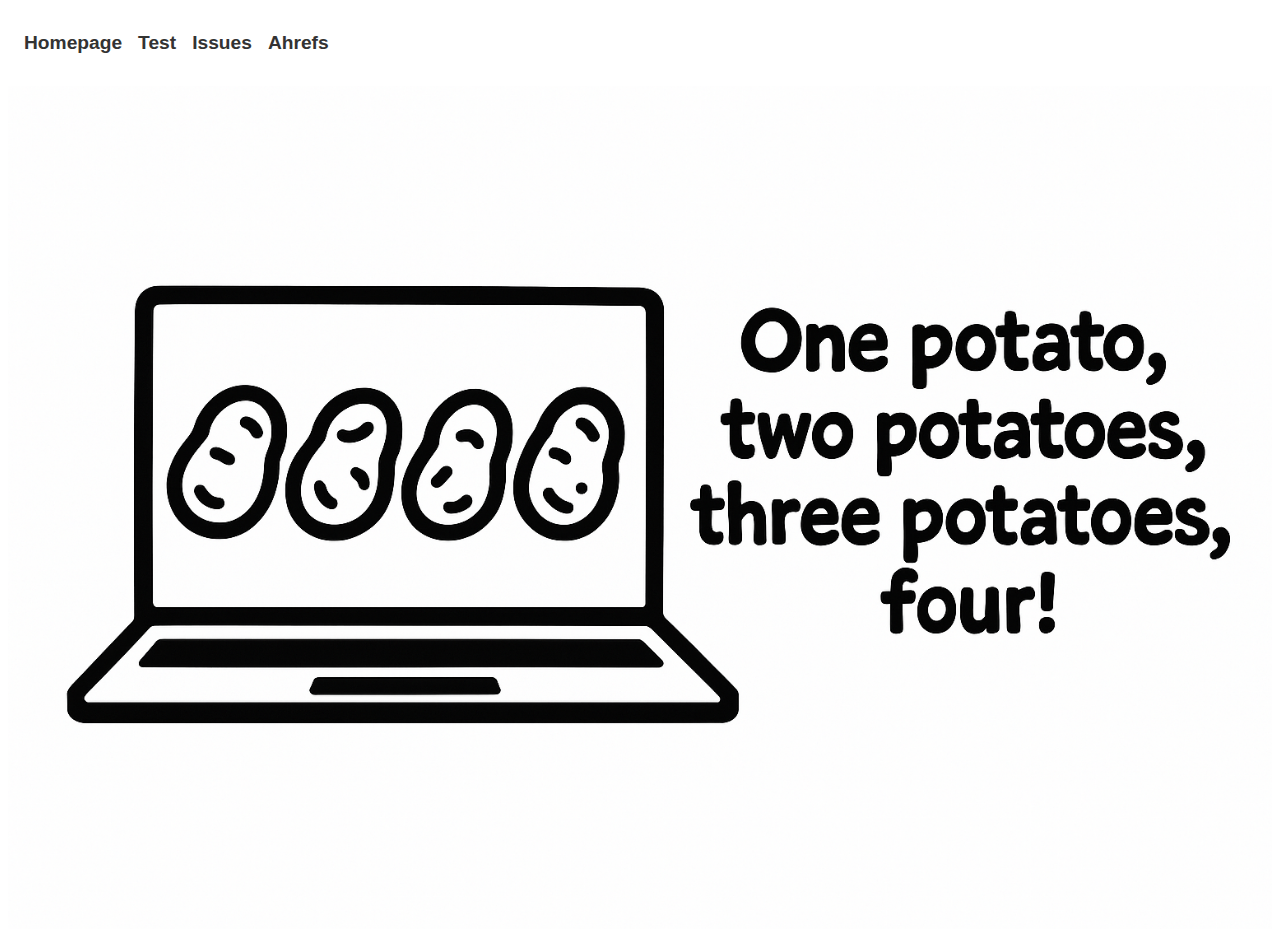
<file: index.html>
<!DOCTYPE html>
<html lang="en">
<head>
    <meta charset="UTF-8" />
    <meta name="viewport" content="width=device-width, initial-scale=1.0" />
    <title>My Static Site!!</title>
    <link rel="stylesheet" href="styles.css" />
</head>
<body>
    <div id="nav-placeholder"></div>

    <!-- Responsive Image -->
    <!--<img src="images/welcome-to-my-site.png" alt="Welcome banner for my static website" class="responsive-image" /> -->
    <img id="random-image"  alt="Welcome banner for my static website" class="responsive-image" />

    <script src="scripts/load-nav.js"></script>
    <script>
        // Array of image file names
        const images = ["welcome-to-my-site.png", "welcome-to-my-site-haring.png", "welcome-to-my-site-warhol.png", "welcome-to-my-site-van-gogh.png", "welcome-to-my-site-warhol-muted.png"];
    
        // Select a random image
        const randomImage = images[Math.floor(Math.random() * images.length)];
    
        // Update the src attribute of the image
        document.getElementById("random-image").src = `images/${randomImage}`;
    
        // Load the navigation menu
        loadNavigation("nav.html");
    </script>
</body>
</html>
</file>
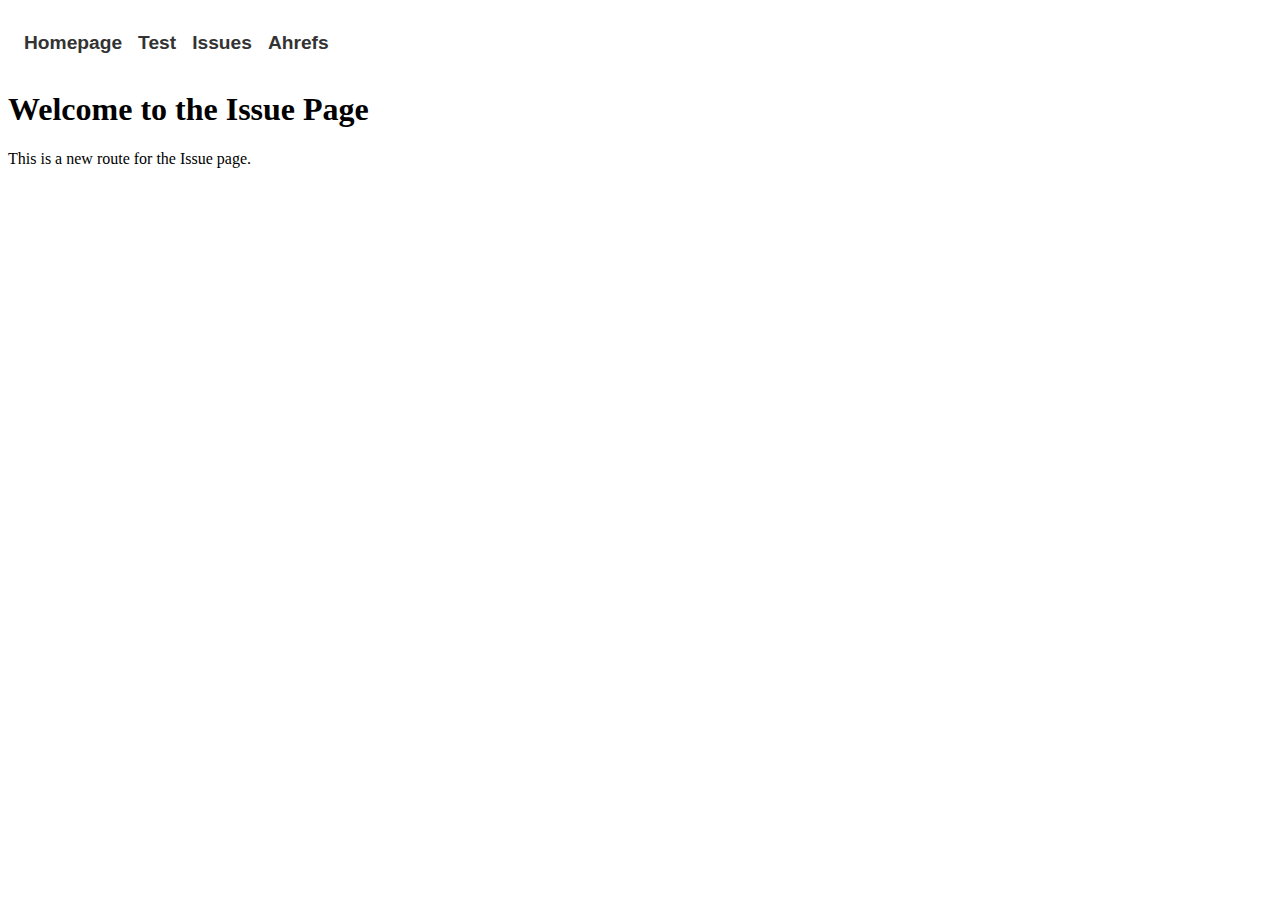
<file: issues/issues.html>
<!DOCTYPE html>
<html lang="en">
<head>
    <meta charset="UTF-8" />
    <meta name="viewport" content="width=device-width, initial-scale=1.0" />
    <title>Issue Page</title>
    <link rel="stylesheet" href="../styles.css" />
</head>
<body>
    <div id="nav-placeholder"></div>

    <h1>Welcome to the Issue Page</h1>
    <p>This is a new route for the Issue page.</p>

    <script src="../scripts/load-nav.js"></script>
    <script>
        loadNavigation("../nav.html");
    </script>
</body>
</html>
</file>
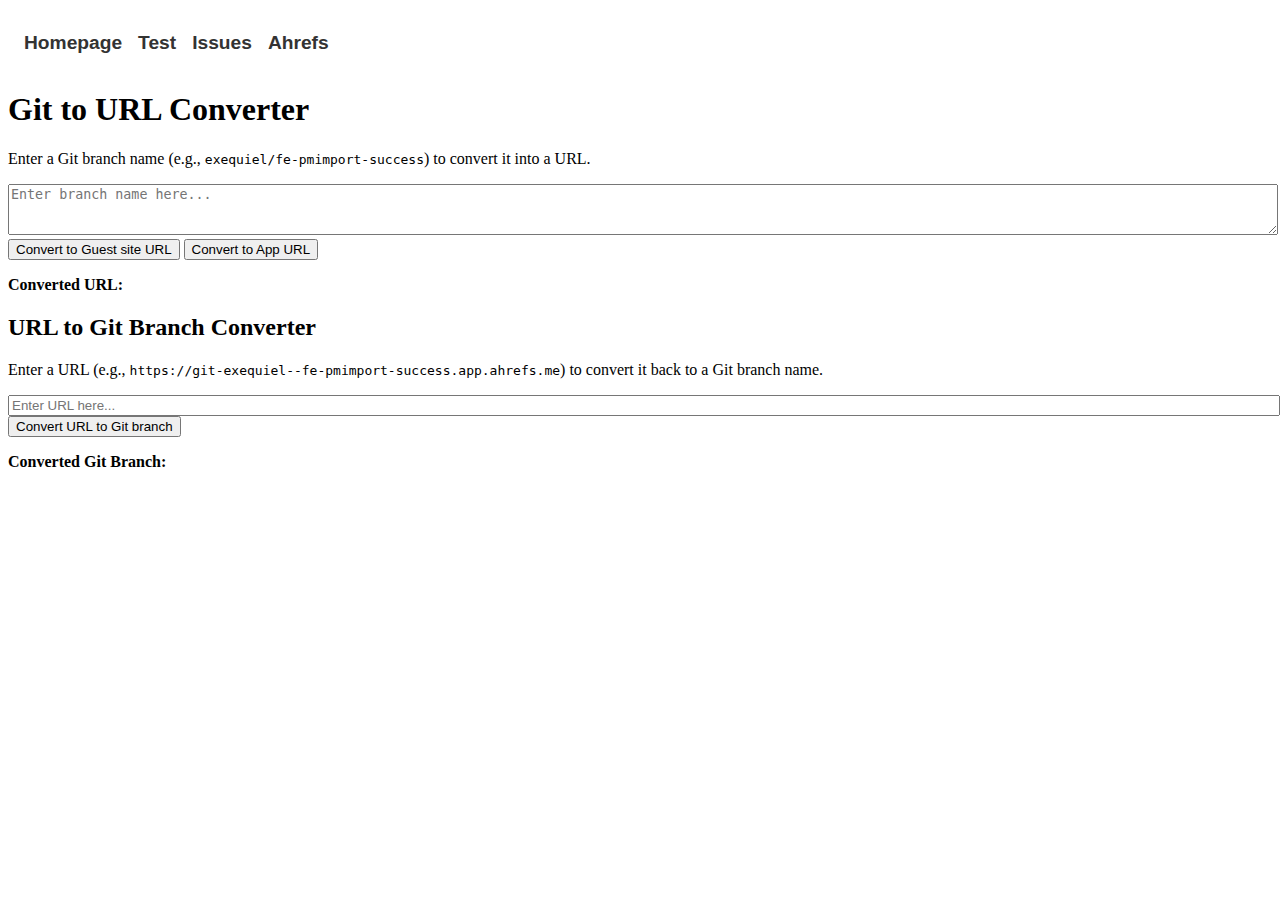
<file: meanderings/convert-git-to-url.html>
<!DOCTYPE html>
<html lang="en">
<head>
    <meta charset="UTF-8" />
    <meta name="viewport" content="width=device-width, initial-scale=1.0" />
    <title>Git to URL Converter</title>
    <link rel="stylesheet" href="../styles.css" />
    <script src="../scripts/load-nav.js"></script>
</head>
<body>
    <div id="nav-placeholder"></div>

    <h1>Git to URL Converter</h1>
    <p>Enter a Git branch name (e.g., <code>exequiel/fe-pmimport-success</code>) to convert it into a URL.</p>

    <!-- Converter Form -->
    <form id="converter-form">
        <textarea id="git-input" placeholder="Enter branch name here..." rows="3" style="width: 100%;"></textarea>
        <button type="submit" id="guest-url-btn">Convert to Guest site URL</button>
        <button type="button" id="app-url-btn">Convert to App URL</button>
    </form>

    <!-- Result -->
    <p><strong>Converted URL:</strong> <span id="converted-url"></span></p>

    <!-- URL to Git Branch Converter -->
    <h2>URL to Git Branch Converter</h2>
    <p>Enter a URL (e.g., <code>https://git-exequiel--fe-pmimport-success.app.ahrefs.me</code>) to convert it back to a Git branch name.</p>
    <form id="url-to-branch-form">
        <input type="text" id="url-input" placeholder="Enter URL here..." style="width: 100%;" />
        <button type="button" id="url-to-branch-btn">Convert URL to Git branch</button>
    </form>

    <!-- Result -->
    <p><strong>Converted Git Branch:</strong> <span id="converted-branch"></span></p>


    <script>
        loadNavigation("../nav.html");

        // Handle the "Convert to Guest site URL" button
        document.getElementById("converter-form").addEventListener("submit", function(event) {
            event.preventDefault(); // Prevent form submission

            // Get the input value
            const gitInput = document.getElementById("git-input").value;

            // Replace `/` with `--` and construct the Guest site URL
            const convertedUrl = `https://git-${gitInput.replace(/\//g, "--")}.ahrefs.me`;

            // Display the result as a clickable link
            const convertedUrlElement = document.getElementById("converted-url");
            convertedUrlElement.innerHTML = `<a href="${convertedUrl}" target="_blank" rel="noopener noreferrer">${convertedUrl}</a>`;
        });

        // Handle the "Convert to App URL" button
        document.getElementById("app-url-btn").addEventListener("click", function() {
            // Get the input value
            const gitInput = document.getElementById("git-input").value;

            // Replace `/` with `--` and construct the App URL
            const convertedUrl = `https://git-${gitInput.replace(/\//g, "--")}.app.ahrefs.me`;

            // Display the result as a clickable link
            const convertedUrlElement = document.getElementById("converted-url");
            convertedUrlElement.innerHTML = `<a href="${convertedUrl}" target="_blank" rel="noopener noreferrer">${convertedUrl}</a>`;
        });

        // Handle the "Convert URL to Git branch" button
        document.getElementById("url-to-branch-btn").addEventListener("click", function() {
            // Get the input value
            const urlInput = document.getElementById("url-input").value;

            // Extract the branch name from the URL
            const branchName = urlInput
                .replace(/^https:\/\/git-/, "") // Remove the "https://git-" prefix
                .replace(/\.app\.ahrefs\.me$/, "") // Remove the ".app.ahrefs.me" suffix
                .replace(/\.ahrefs\.me$/, "") // Remove the ".ahrefs.me" suffix
                .replace(/--/g, "/"); // Replace "--" with "/"

            // Display the result
            document.getElementById("converted-branch").textContent = branchName;
        });
    </script>
</body>
</html>
</file>
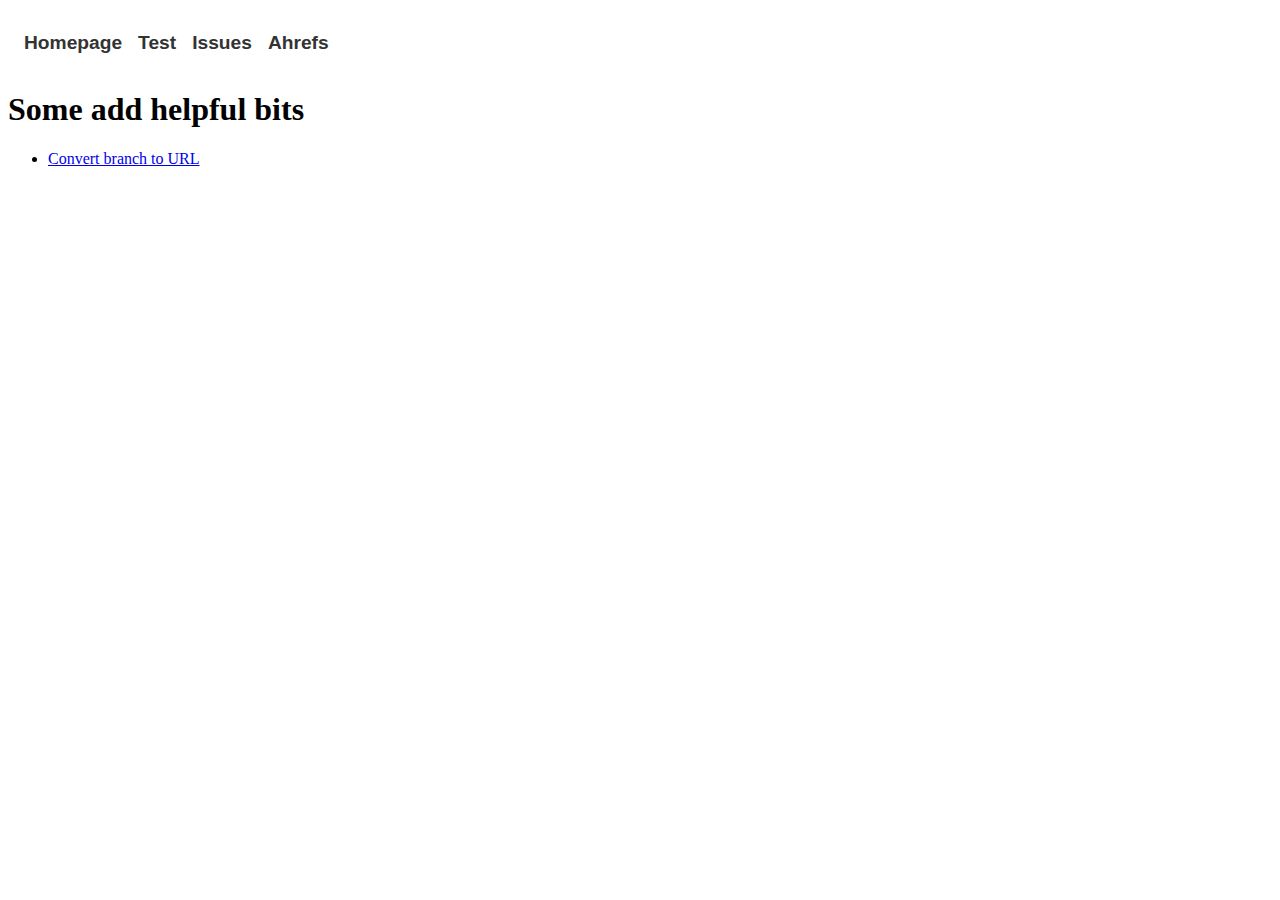
<file: meanderings/meanderings.html>
<!DOCTYPE html>
<html lang="en">
<head>
    <meta charset="UTF-8" />
    <meta name="viewport" content="width=device-width, initial-scale=1.0" />
    <title>Issue Page</title>
    <link rel="stylesheet" href="../styles.css" />
</head>
<body>
    <div id="nav-placeholder"></div>

    <h1>Some add helpful bits</h1>
    <p></p>

       <!-- List of links -->
       <ul>
        <li><a href="convert-git-to-url.html">Convert branch to URL</a></li>
    </ul>

    <script src="../scripts/load-nav.js"></script>
    <script>
        loadNavigation("../nav.html");
    </script>
</body>
</html>
</file>
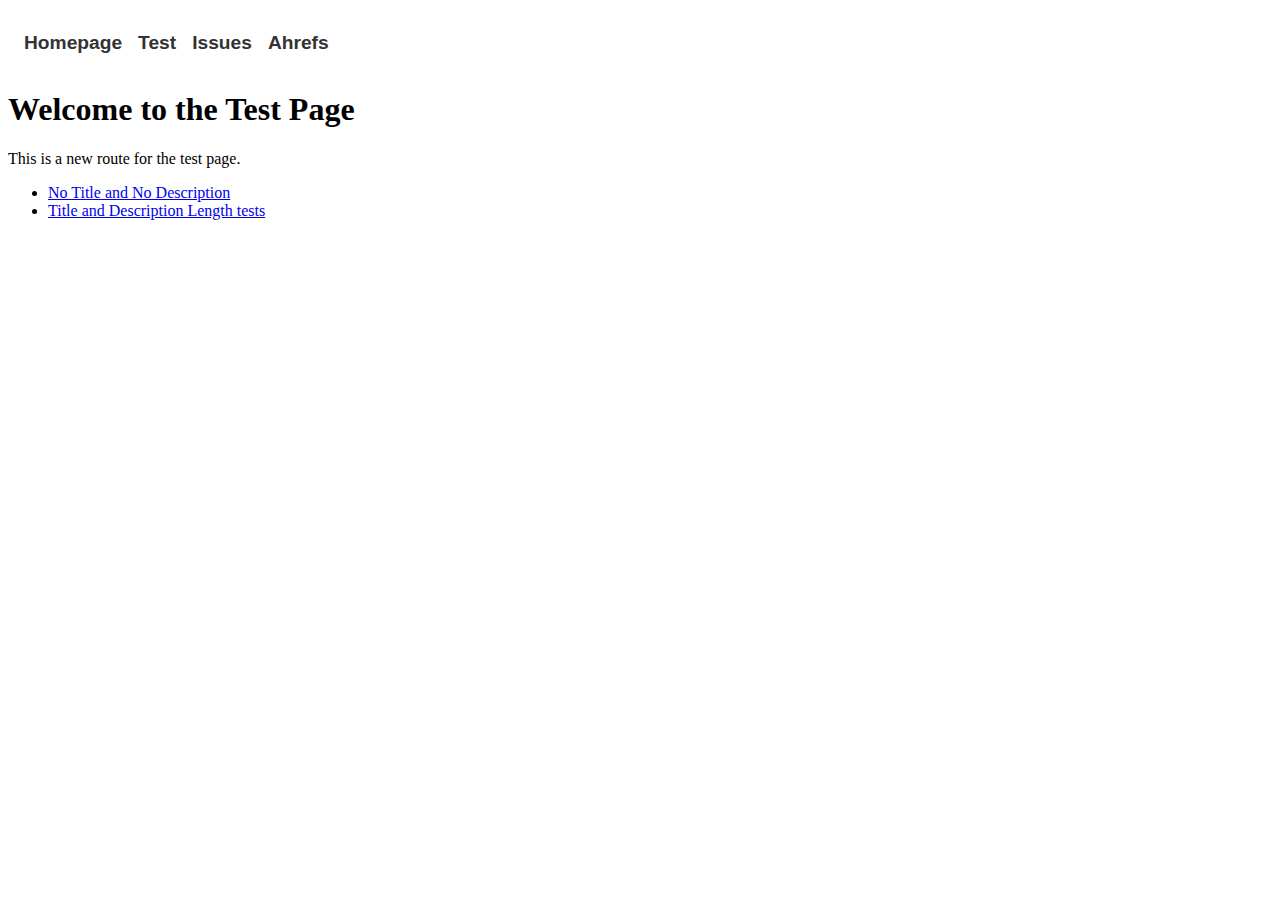
<file: test/_test.html>
<!DOCTYPE html>
<html lang="en">
<head>
    <meta charset="UTF-8" />
    <meta name="viewport" content="width=device-width, initial-scale=1.0" />
    <title>Test Page</title>
    <link rel="stylesheet" href="../styles.css" />
</head>
<body>
    <div id="nav-placeholder"></div>

    <h1>Welcome to the Test Page</h1>
    <p>This is a new route for the test page.</p>

    <!-- List of links -->
    <ul>
        <li><a href="no-title-no-description.html">No Title and No Description</a></li>
        <li><a href="title-description-length.html">Title and Description Length tests</a></li>
    </ul>

    <script src="../scripts/load-nav.js"></script>
    <script>
        loadNavigation("../nav.html");
    </script>
</body>
</html>
</file>
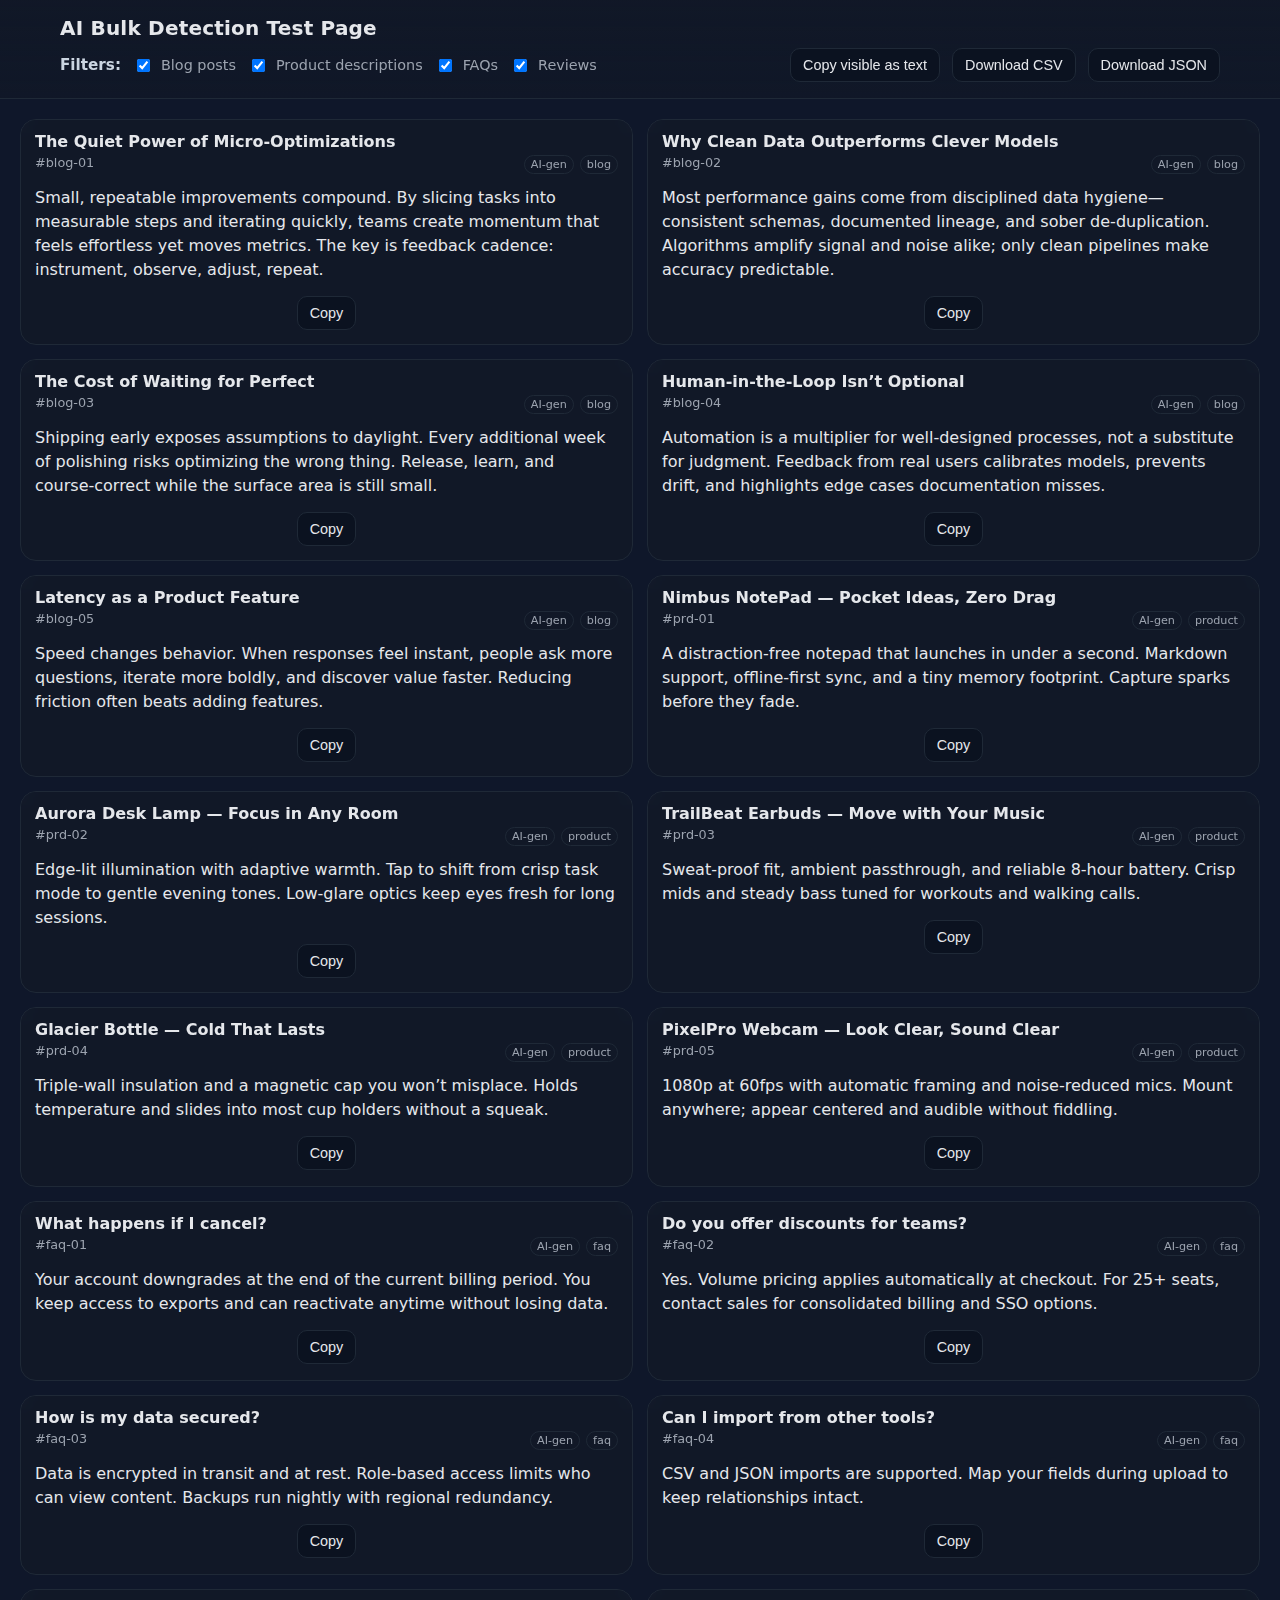
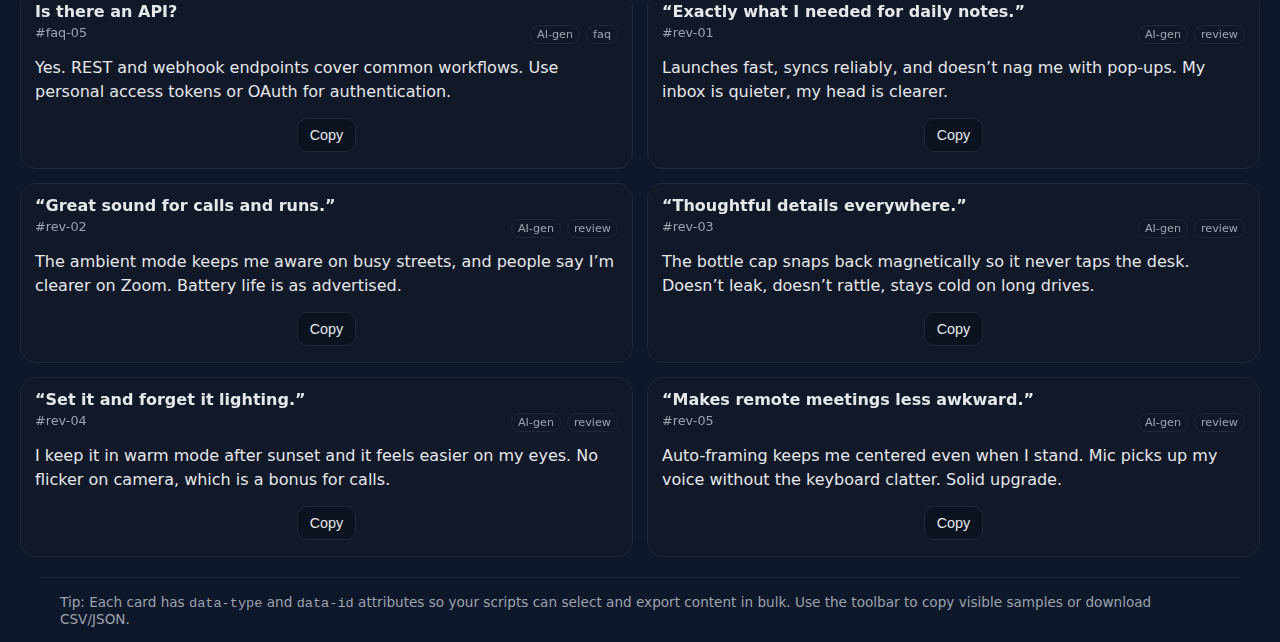
<file: test/ai-created.html>
<!DOCTYPE html>
<html lang="en">
<head>
  <meta charset="utf-8" />
  <meta name="viewport" content="width=device-width, initial-scale=1" />
  <title>AI Bulk Detection Test Page</title>
  <style>
    :root {
      --bg: #0f172a; /* slate-900 */
      --panel: #111827ee; /* gray-900 */
      --text: #e5e7eb; /* gray-200 */
      --muted: #9ca3af; /* gray-400 */
      --accent: #60a5fa; /* blue-400 */
      --card: #111827; /* gray-900 */
      --border: #1f2937; /* gray-800 */
    }
    * { box-sizing: border-box; }
    body { margin: 0; background: var(--bg); font-family: ui-sans-serif, system-ui, -apple-system, Segoe UI, Roboto, Helvetica, Arial, "Apple Color Emoji", "Segoe UI Emoji"; color: var(--text); }
    header {
      position: sticky; top: 0; z-index: 10;
      background: linear-gradient(180deg,var(--panel),rgba(17,24,39,0.7));
      backdrop-filter: blur(8px);
      border-bottom: 1px solid var(--border);
    }
    .wrap { max-width: 1200px; margin: 0 auto; padding: 16px 20px; }
    h1 { font-size: 1.25rem; margin: 0 0 8px; letter-spacing: 0.2px; }
    .controls { display: flex; flex-wrap: wrap; gap: 12px; align-items: center; }
    .controls label { display: inline-flex; gap: 8px; align-items: center; font-size: 0.9rem; color: var(--muted); }
    .btn {
      border: 1px solid var(--border);
      background: #0b1220; color: var(--text);
      padding: 8px 12px; border-radius: 10px; cursor: pointer; font-size: 0.9rem;
    }
    .btn:hover { border-color: var(--accent); }
    .grid { display: grid; grid-template-columns: repeat(12, 1fr); gap: 14px; padding: 20px; }
    .card { grid-column: span 6; background: var(--card); border: 1px solid var(--border); border-radius: 16px; overflow: hidden; display: flex; flex-direction: column; min-height: 180px; }
    @media (max-width: 900px) { .card { grid-column: span 12; } }
    .card header { position: static; background: transparent; border: 0; padding: 12px 14px; }
    .meta { display: flex; justify-content: space-between; gap: 8px; color: var(--muted); font-size: 0.8rem; }
    .title { font-weight: 600; color: var(--text); margin-bottom: 4px; }
    .body { padding: 0 14px 14px; line-height: 1.5; white-space: pre-wrap; }
    .actions { display: flex; gap: 8px; margin-left: auto; }
    .chips { display: inline-flex; gap: 6px; }
    .chip { border: 1px solid var(--border); padding: 2px 6px; font-size: 0.7rem; border-radius: 999px; color: var(--muted); }
    footer { padding: 16px 20px 40px; border-top: 1px solid var(--border); color: var(--muted); font-size: 0.85rem; }
    .hide { display: none !important; }
  </style>
</head>
<body>
  <header>
    <div class="wrap">
      <h1>AI Bulk Detection Test Page</h1>
      <div class="controls">
        <strong style="font-size:0.95rem;color:#cbd5e1">Filters:</strong>
        <label><input type="checkbox" class="flt" value="blog" checked /> Blog posts</label>
        <label><input type="checkbox" class="flt" value="product" checked /> Product descriptions</label>
        <label><input type="checkbox" class="flt" value="faq" checked /> FAQs</label>
        <label><input type="checkbox" class="flt" value="review" checked /> Reviews</label>
        <span style="flex:1"></span>
        <button class="btn" id="copyAll">Copy visible as text</button>
        <button class="btn" id="downloadCSV">Download CSV</button>
        <button class="btn" id="downloadJSON">Download JSON</button>
      </div>
    </div>
  </header>

  <main class="grid" id="grid">
    <!-- BLOG POSTS (5) -->
    <article class="card sample" data-type="blog" data-id="blog-01">
      <header>
        <div class="title">The Quiet Power of Micro-Optimizations</div>
        <div class="meta"><span>#blog-01</span><span class="chips"><span class="chip">AI-gen</span><span class="chip">blog</span></span></div>
      </header>
      <div class="body">Small, repeatable improvements compound. By slicing tasks into measurable steps and iterating quickly, teams create momentum that feels effortless yet moves metrics. The key is feedback cadence: instrument, observe, adjust, repeat.</div>
      <div class="wrap" style="padding: 0 14px 14px">
        <div class="actions">
          <button class="btn copy">Copy</button>
        </div>
      </div>
    </article>

    <article class="card sample" data-type="blog" data-id="blog-02">
      <header>
        <div class="title">Why Clean Data Outperforms Clever Models</div>
        <div class="meta"><span>#blog-02</span><span class="chips"><span class="chip">AI-gen</span><span class="chip">blog</span></span></div>
      </header>
      <div class="body">Most performance gains come from disciplined data hygiene—consistent schemas, documented lineage, and sober de-duplication. Algorithms amplify signal and noise alike; only clean pipelines make accuracy predictable.</div>
      <div class="wrap" style="padding: 0 14px 14px"><div class="actions"><button class="btn copy">Copy</button></div></div>
    </article>

    <article class="card sample" data-type="blog" data-id="blog-03">
      <header>
        <div class="title">The Cost of Waiting for Perfect</div>
        <div class="meta"><span>#blog-03</span><span class="chips"><span class="chip">AI-gen</span><span class="chip">blog</span></span></div>
      </header>
      <div class="body">Shipping early exposes assumptions to daylight. Every additional week of polishing risks optimizing the wrong thing. Release, learn, and course-correct while the surface area is still small.</div>
      <div class="wrap" style="padding: 0 14px 14px"><div class="actions"><button class="btn copy">Copy</button></div></div>
    </article>

    <article class="card sample" data-type="blog" data-id="blog-04">
      <header>
        <div class="title">Human-in-the-Loop Isn’t Optional</div>
        <div class="meta"><span>#blog-04</span><span class="chips"><span class="chip">AI-gen</span><span class="chip">blog</span></span></div>
      </header>
      <div class="body">Automation is a multiplier for well-designed processes, not a substitute for judgment. Feedback from real users calibrates models, prevents drift, and highlights edge cases documentation misses.</div>
      <div class="wrap" style="padding: 0 14px 14px"><div class="actions"><button class="btn copy">Copy</button></div></div>
    </article>

    <article class="card sample" data-type="blog" data-id="blog-05">
      <header>
        <div class="title">Latency as a Product Feature</div>
        <div class="meta"><span>#blog-05</span><span class="chips"><span class="chip">AI-gen</span><span class="chip">blog</span></span></div>
      </header>
      <div class="body">Speed changes behavior. When responses feel instant, people ask more questions, iterate more boldly, and discover value faster. Reducing friction often beats adding features.</div>
      <div class="wrap" style="padding: 0 14px 14px"><div class="actions"><button class="btn copy">Copy</button></div></div>
    </article>

    <!-- PRODUCT DESCRIPTIONS (5) -->
    <article class="card sample" data-type="product" data-id="prd-01">
      <header>
        <div class="title">Nimbus NotePad — Pocket Ideas, Zero Drag</div>
        <div class="meta"><span>#prd-01</span><span class="chips"><span class="chip">AI-gen</span><span class="chip">product</span></span></div>
      </header>
      <div class="body">A distraction-free notepad that launches in under a second. Markdown support, offline-first sync, and a tiny memory footprint. Capture sparks before they fade.</div>
      <div class="wrap" style="padding: 0 14px 14px"><div class="actions"><button class="btn copy">Copy</button></div></div>
    </article>

    <article class="card sample" data-type="product" data-id="prd-02">
      <header>
        <div class="title">Aurora Desk Lamp — Focus in Any Room</div>
        <div class="meta"><span>#prd-02</span><span class="chips"><span class="chip">AI-gen</span><span class="chip">product</span></span></div>
      </header>
      <div class="body">Edge-lit illumination with adaptive warmth. Tap to shift from crisp task mode to gentle evening tones. Low-glare optics keep eyes fresh for long sessions.</div>
      <div class="wrap" style="padding: 0 14px 14px"><div class="actions"><button class="btn copy">Copy</button></div></div>
    </article>

    <article class="card sample" data-type="product" data-id="prd-03">
      <header>
        <div class="title">TrailBeat Earbuds — Move with Your Music</div>
        <div class="meta"><span>#prd-03</span><span class="chips"><span class="chip">AI-gen</span><span class="chip">product</span></span></div>
      </header>
      <div class="body">Sweat-proof fit, ambient passthrough, and reliable 8‑hour battery. Crisp mids and steady bass tuned for workouts and walking calls.</div>
      <div class="wrap" style="padding: 0 14px 14px"><div class="actions"><button class="btn copy">Copy</button></div></div>
    </article>

    <article class="card sample" data-type="product" data-id="prd-04">
      <header>
        <div class="title">Glacier Bottle — Cold That Lasts</div>
        <div class="meta"><span>#prd-04</span><span class="chips"><span class="chip">AI-gen</span><span class="chip">product</span></span></div>
      </header>
      <div class="body">Triple-wall insulation and a magnetic cap you won’t misplace. Holds temperature and slides into most cup holders without a squeak.</div>
      <div class="wrap" style="padding: 0 14px 14px"><div class="actions"><button class="btn copy">Copy</button></div></div>
    </article>

    <article class="card sample" data-type="product" data-id="prd-05">
      <header>
        <div class="title">PixelPro Webcam — Look Clear, Sound Clear</div>
        <div class="meta"><span>#prd-05</span><span class="chips"><span class="chip">AI-gen</span><span class="chip">product</span></span></div>
      </header>
      <div class="body">1080p at 60fps with automatic framing and noise-reduced mics. Mount anywhere; appear centered and audible without fiddling.</div>
      <div class="wrap" style="padding: 0 14px 14px"><div class="actions"><button class="btn copy">Copy</button></div></div>
    </article>

    <!-- FAQ (5) -->
    <article class="card sample" data-type="faq" data-id="faq-01">
      <header>
        <div class="title">What happens if I cancel?</div>
        <div class="meta"><span>#faq-01</span><span class="chips"><span class="chip">AI-gen</span><span class="chip">faq</span></span></div>
      </header>
      <div class="body">Your account downgrades at the end of the current billing period. You keep access to exports and can reactivate anytime without losing data.</div>
      <div class="wrap" style="padding: 0 14px 14px"><div class="actions"><button class="btn copy">Copy</button></div></div>
    </article>

    <article class="card sample" data-type="faq" data-id="faq-02">
      <header>
        <div class="title">Do you offer discounts for teams?</div>
        <div class="meta"><span>#faq-02</span><span class="chips"><span class="chip">AI-gen</span><span class="chip">faq</span></span></div>
      </header>
      <div class="body">Yes. Volume pricing applies automatically at checkout. For 25+ seats, contact sales for consolidated billing and SSO options.</div>
      <div class="wrap" style="padding: 0 14px 14px"><div class="actions"><button class="btn copy">Copy</button></div></div>
    </article>

    <article class="card sample" data-type="faq" data-id="faq-03">
      <header>
        <div class="title">How is my data secured?</div>
        <div class="meta"><span>#faq-03</span><span class="chips"><span class="chip">AI-gen</span><span class="chip">faq</span></span></div>
      </header>
      <div class="body">Data is encrypted in transit and at rest. Role‑based access limits who can view content. Backups run nightly with regional redundancy.</div>
      <div class="wrap" style="padding: 0 14px 14px"><div class="actions"><button class="btn copy">Copy</button></div></div>
    </article>

    <article class="card sample" data-type="faq" data-id="faq-04">
      <header>
        <div class="title">Can I import from other tools?</div>
        <div class="meta"><span>#faq-04</span><span class="chips"><span class="chip">AI-gen</span><span class="chip">faq</span></span></div>
      </header>
      <div class="body">CSV and JSON imports are supported. Map your fields during upload to keep relationships intact.</div>
      <div class="wrap" style="padding: 0 14px 14px"><div class="actions"><button class="btn copy">Copy</button></div></div>
    </article>

    <article class="card sample" data-type="faq" data-id="faq-05">
      <header>
        <div class="title">Is there an API?</div>
        <div class="meta"><span>#faq-05</span><span class="chips"><span class="chip">AI-gen</span><span class="chip">faq</span></span></div>
      </header>
      <div class="body">Yes. REST and webhook endpoints cover common workflows. Use personal access tokens or OAuth for authentication.</div>
      <div class="wrap" style="padding: 0 14px 14px"><div class="actions"><button class="btn copy">Copy</button></div></div>
    </article>

    <!-- REVIEWS (5) -->
    <article class="card sample" data-type="review" data-id="rev-01">
      <header>
        <div class="title">“Exactly what I needed for daily notes.”</div>
        <div class="meta"><span>#rev-01</span><span class="chips"><span class="chip">AI-gen</span><span class="chip">review</span></span></div>
      </header>
      <div class="body">Launches fast, syncs reliably, and doesn’t nag me with pop‑ups. My inbox is quieter, my head is clearer.</div>
      <div class="wrap" style="padding: 0 14px 14px"><div class="actions"><button class="btn copy">Copy</button></div></div>
    </article>

    <article class="card sample" data-type="review" data-id="rev-02">
      <header>
        <div class="title">“Great sound for calls and runs.”</div>
        <div class="meta"><span>#rev-02</span><span class="chips"><span class="chip">AI-gen</span><span class="chip">review</span></span></div>
      </header>
      <div class="body">The ambient mode keeps me aware on busy streets, and people say I’m clearer on Zoom. Battery life is as advertised.</div>
      <div class="wrap" style="padding: 0 14px 14px"><div class="actions"><button class="btn copy">Copy</button></div></div>
    </article>

    <article class="card sample" data-type="review" data-id="rev-03">
      <header>
        <div class="title">“Thoughtful details everywhere.”</div>
        <div class="meta"><span>#rev-03</span><span class="chips"><span class="chip">AI-gen</span><span class="chip">review</span></span></div>
      </header>
      <div class="body">The bottle cap snaps back magnetically so it never taps the desk. Doesn’t leak, doesn’t rattle, stays cold on long drives.</div>
      <div class="wrap" style="padding: 0 14px 14px"><div class="actions"><button class="btn copy">Copy</button></div></div>
    </article>

    <article class="card sample" data-type="review" data-id="rev-04">
      <header>
        <div class="title">“Set it and forget it lighting.”</div>
        <div class="meta"><span>#rev-04</span><span class="chips"><span class="chip">AI-gen</span><span class="chip">review</span></span></div>
      </header>
      <div class="body">I keep it in warm mode after sunset and it feels easier on my eyes. No flicker on camera, which is a bonus for calls.</div>
      <div class="wrap" style="padding: 0 14px 14px"><div class="actions"><button class="btn copy">Copy</button></div></div>
    </article>

    <article class="card sample" data-type="review" data-id="rev-05">
      <header>
        <div class="title">“Makes remote meetings less awkward.”</div>
        <div class="meta"><span>#rev-05</span><span class="chips"><span class="chip">AI-gen</span><span class="chip">review</span></span></div>
      </header>
      <div class="body">Auto-framing keeps me centered even when I stand. Mic picks up my voice without the keyboard clatter. Solid upgrade.</div>
      <div class="wrap" style="padding: 0 14px 14px"><div class="actions"><button class="btn copy">Copy</button></div></div>
    </article>
  </main>

  <footer class="wrap">
    Tip: Each card has <code>data-type</code> and <code>data-id</code> attributes so your scripts can select and export content in bulk. Use the toolbar to copy visible samples or download CSV/JSON.
  </footer>

  <script>
    const checks = Array.from(document.querySelectorAll('.flt'));
    const grid = document.getElementById('grid');

    function applyFilters(){
      const enabled = new Set(checks.filter(c=>c.checked).map(c=>c.value));
      for (const el of grid.querySelectorAll('.sample')){
        el.classList.toggle('hide', !enabled.has(el.dataset.type));
      }
    }
    checks.forEach(c=>c.addEventListener('change', applyFilters));
    applyFilters();

    function sampleToObj(el){
      const text = el.querySelector('.body')?.innerText?.trim() || '';
      const title = el.querySelector('.title')?.innerText?.trim() || '';
      return { id: el.dataset.id, type: el.dataset.type, title, text };
    }

    // Copy per card
    for (const btn of document.querySelectorAll('.copy')){
      btn.addEventListener('click', async (e)=>{
        const el = e.target.closest('.sample');
        const {id,type,title,text} = sampleToObj(el);
        await navigator.clipboard.writeText(`[${id}|${type}] ${title}\n\n${text}`);
        btn.textContent = 'Copied!';
        setTimeout(()=>btn.textContent='Copy', 1200);
      })
    }

    // Collect currently visible samples
    function collectVisible(){
      return Array.from(document.querySelectorAll('.sample'))
        .filter(el=>!el.classList.contains('hide'))
        .map(sampleToObj);
    }

    // Copy all visible as text
    document.getElementById('copyAll').addEventListener('click', async ()=>{
      const parts = collectVisible().map(o=>`[${o.id}|${o.type}] ${o.title}\n\n${o.text}`);
      await navigator.clipboard.writeText(parts.join('\n\n---\n\n'));
      const btn = document.getElementById('copyAll');
      btn.textContent = 'Copied ✓'; setTimeout(()=>btn.textContent='Copy visible as text', 1200);
    });

    function download(filename, content, mime='text/plain'){
      const blob = new Blob([content], {type: mime});
      const url = URL.createObjectURL(blob);
      const a = document.createElement('a');
      a.href = url; a.download = filename; a.click();
      URL.revokeObjectURL(url);
    }

    // CSV download
    document.getElementById('downloadCSV').addEventListener('click', ()=>{
      const rows = [['id','type','title','text']].concat(collectVisible().map(o=>[
        o.id,
        o.type,
        o.title.replaceAll('"','""'),
        o.text.replaceAll('\n',' ').replaceAll('"','""')
      ]));
      const csv = rows.map(r=>r.map(v=>`"${v}"`).join(',')).join('\n');
      download('samples.csv', csv, 'text/csv');
    });

    // JSON download
    document.getElementById('downloadJSON').addEventListener('click', ()=>{
      download('samples.json', JSON.stringify(collectVisible(), null, 2), 'application/json');
    });
  </script>
</body>
</html>
</file>
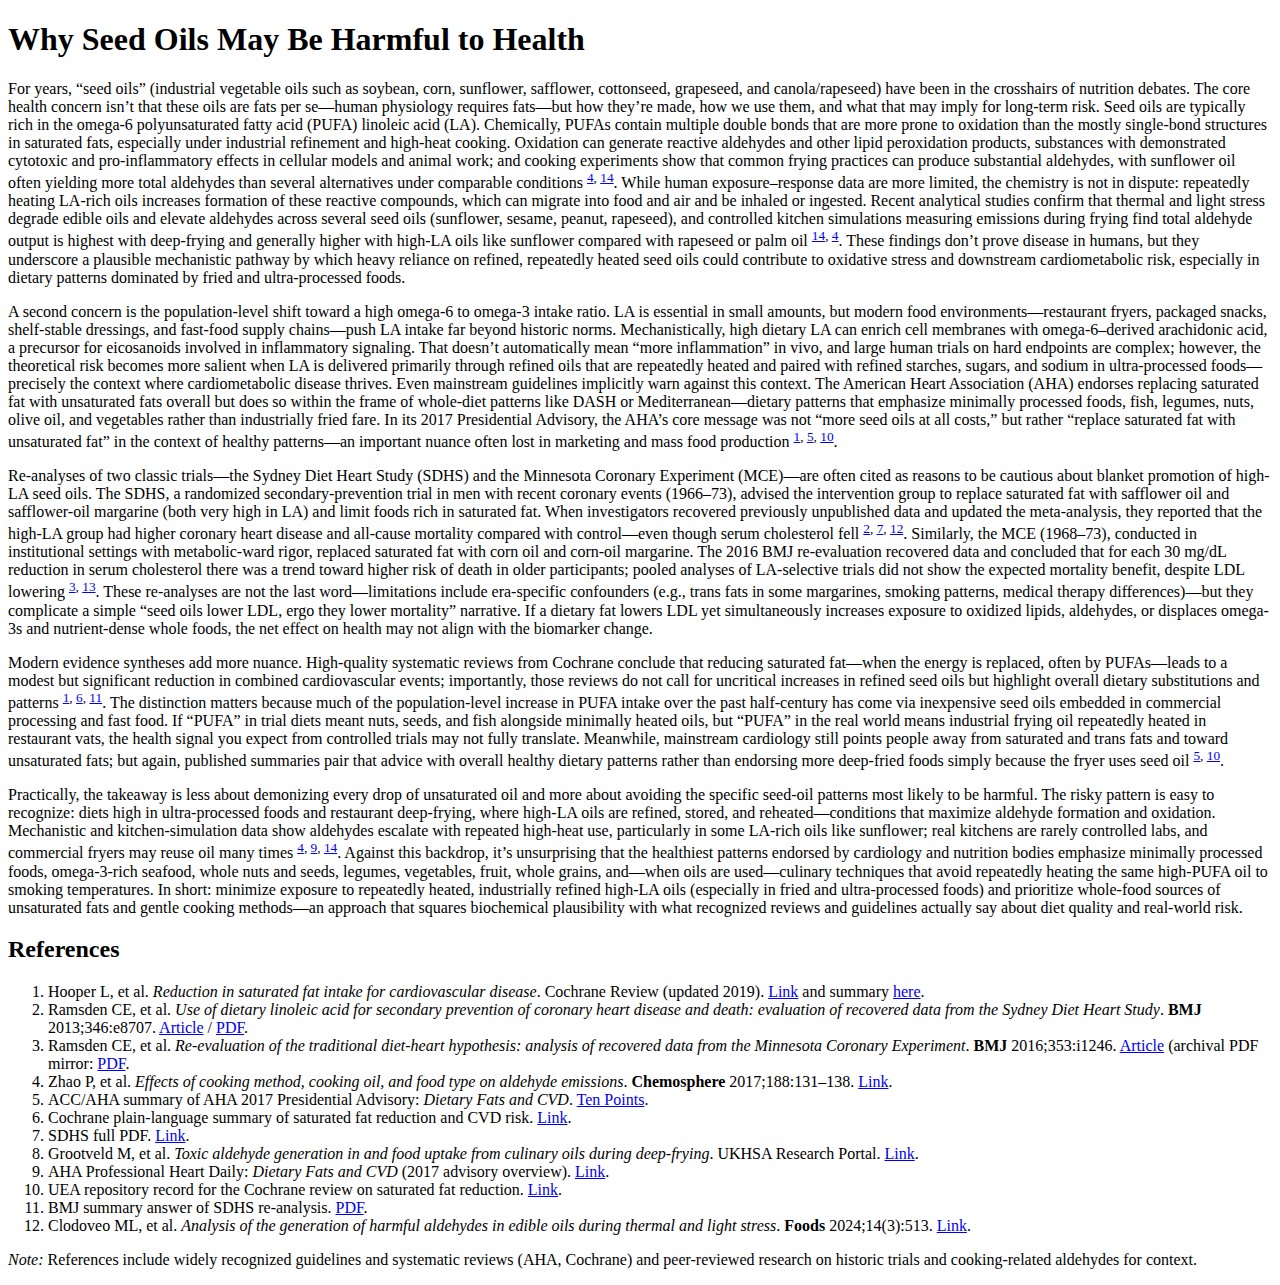
<file: test/chatgpt_created.html>
<!DOCTYPE html>
<html lang="en">
<head>
    <meta charset="UTF-8" />
    <meta name="viewport" content="width=device-width, initial-scale=1.0" />
    <title>Why Seed Oils May Be Harmful to Health</title>
    <link rel="stylesheet" href="../../styles.css" />
</head>
<body>
<article>
  <h1>Why Seed Oils May Be Harmful to Health</h1>

  <p>
    For years, “seed oils” (industrial vegetable oils such as soybean, corn, sunflower, safflower, cottonseed, grapeseed, and canola/rapeseed) have been in the crosshairs of nutrition debates. The core health concern isn’t that these oils are fats per se—human physiology requires fats—but how they’re made, how we use them, and what that may imply for long-term risk. Seed oils are typically rich in the omega-6 polyunsaturated fatty acid (PUFA) linoleic acid (LA). Chemically, PUFAs contain multiple double bonds that are more prone to oxidation than the mostly single-bond structures in saturated fats, especially under industrial refinement and high-heat cooking. Oxidation can generate reactive aldehydes and other lipid peroxidation products, substances with demonstrated cytotoxic and pro-inflammatory effects in cellular models and animal work; and cooking experiments show that common frying practices can produce substantial aldehydes, with sunflower oil often yielding more total aldehydes than several alternatives under comparable conditions <sup><a href="#ref-4">4</a>, <a href="#ref-14">14</a></sup>. While human exposure–response data are more limited, the chemistry is not in dispute: repeatedly heating LA-rich oils increases formation of these reactive compounds, which can migrate into food and air and be inhaled or ingested. Recent analytical studies confirm that thermal and light stress degrade edible oils and elevate aldehydes across several seed oils (sunflower, sesame, peanut, rapeseed), and controlled kitchen simulations measuring emissions during frying find total aldehyde output is highest with deep-frying and generally higher with high-LA oils like sunflower compared with rapeseed or palm oil <sup><a href="#ref-14">14</a>, <a href="#ref-4">4</a></sup>. These findings don’t prove disease in humans, but they underscore a plausible mechanistic pathway by which heavy reliance on refined, repeatedly heated seed oils could contribute to oxidative stress and downstream cardiometabolic risk, especially in dietary patterns dominated by fried and ultra-processed foods.
  </p>

  <p>
    A second concern is the population-level shift toward a high omega-6 to omega-3 intake ratio. LA is essential in small amounts, but modern food environments—restaurant fryers, packaged snacks, shelf-stable dressings, and fast-food supply chains—push LA intake far beyond historic norms. Mechanistically, high dietary LA can enrich cell membranes with omega-6–derived arachidonic acid, a precursor for eicosanoids involved in inflammatory signaling. That doesn’t automatically mean “more inflammation” in vivo, and large human trials on hard endpoints are complex; however, the theoretical risk becomes more salient when LA is delivered primarily through refined oils that are repeatedly heated and paired with refined starches, sugars, and sodium in ultra-processed foods—precisely the context where cardiometabolic disease thrives. Even mainstream guidelines implicitly warn against this context. The American Heart Association (AHA) endorses replacing saturated fat with unsaturated fats overall but does so within the frame of whole-diet patterns like DASH or Mediterranean—dietary patterns that emphasize minimally processed foods, fish, legumes, nuts, olive oil, and vegetables rather than industrially fried fare. In its 2017 Presidential Advisory, the AHA’s core message was not “more seed oils at all costs,” but rather “replace saturated fat with unsaturated fat” in the context of healthy patterns—an important nuance often lost in marketing and mass food production <sup><a href="#ref-0">1</a>, <a href="#ref-5">5</a>, <a href="#ref-10">10</a></sup>.
  </p>

  <p>
    Re-analyses of two classic trials—the Sydney Diet Heart Study (SDHS) and the Minnesota Coronary Experiment (MCE)—are often cited as reasons to be cautious about blanket promotion of high-LA seed oils. The SDHS, a randomized secondary-prevention trial in men with recent coronary events (1966–73), advised the intervention group to replace saturated fat with safflower oil and safflower-oil margarine (both very high in LA) and limit foods rich in saturated fat. When investigators recovered previously unpublished data and updated the meta-analysis, they reported that the high-LA group had higher coronary heart disease and all-cause mortality compared with control—even though serum cholesterol fell <sup><a href="#ref-2">2</a>, <a href="#ref-7">7</a>, <a href="#ref-12">12</a></sup>. Similarly, the MCE (1968–73), conducted in institutional settings with metabolic-ward rigor, replaced saturated fat with corn oil and corn-oil margarine. The 2016 BMJ re-evaluation recovered data and concluded that for each 30 mg/dL reduction in serum cholesterol there was a trend toward higher risk of death in older participants; pooled analyses of LA-selective trials did not show the expected mortality benefit, despite LDL lowering <sup><a href="#ref-3">3</a>, <a href="#ref-13">13</a></sup>. These re-analyses are not the last word—limitations include era-specific confounders (e.g., trans fats in some margarines, smoking patterns, medical therapy differences)—but they complicate a simple “seed oils lower LDL, ergo they lower mortality” narrative. If a dietary fat lowers LDL yet simultaneously increases exposure to oxidized lipids, aldehydes, or displaces omega-3s and nutrient-dense whole foods, the net effect on health may not align with the biomarker change.
  </p>

  <p>
    Modern evidence syntheses add more nuance. High-quality systematic reviews from Cochrane conclude that reducing saturated fat—when the energy is replaced, often by PUFAs—leads to a modest but significant reduction in combined cardiovascular events; importantly, those reviews do not call for uncritical increases in refined seed oils but highlight overall dietary substitutions and patterns <sup><a href="#ref-1">1</a>, <a href="#ref-6">6</a>, <a href="#ref-11">11</a></sup>. The distinction matters because much of the population-level increase in PUFA intake over the past half-century has come via inexpensive seed oils embedded in commercial processing and fast food. If “PUFA” in trial diets meant nuts, seeds, and fish alongside minimally heated oils, but “PUFA” in the real world means industrial frying oil repeatedly heated in restaurant vats, the health signal you expect from controlled trials may not fully translate. Meanwhile, mainstream cardiology still points people away from saturated and trans fats and toward unsaturated fats; but again, published summaries pair that advice with overall healthy dietary patterns rather than endorsing more deep-fried foods simply because the fryer uses seed oil <sup><a href="#ref-5">5</a>, <a href="#ref-10">10</a></sup>.
  </p>

  <p>
    Practically, the takeaway is less about demonizing every drop of unsaturated oil and more about avoiding the specific seed-oil patterns most likely to be harmful. The risky pattern is easy to recognize: diets high in ultra-processed foods and restaurant deep-frying, where high-LA oils are refined, stored, and reheated—conditions that maximize aldehyde formation and oxidation. Mechanistic and kitchen-simulation data show aldehydes escalate with repeated high-heat use, particularly in some LA-rich oils like sunflower; real kitchens are rarely controlled labs, and commercial fryers may reuse oil many times <sup><a href="#ref-4">4</a>, <a href="#ref-9">9</a>, <a href="#ref-14">14</a></sup>. Against this backdrop, it’s unsurprising that the healthiest patterns endorsed by cardiology and nutrition bodies emphasize minimally processed foods, omega-3-rich seafood, whole nuts and seeds, legumes, vegetables, fruit, whole grains, and—when oils are used—culinary techniques that avoid repeatedly heating the same high-PUFA oil to smoking temperatures. In short: minimize exposure to repeatedly heated, industrially refined high-LA oils (especially in fried and ultra-processed foods) and prioritize whole-food sources of unsaturated fats and gentle cooking methods—an approach that squares biochemical plausibility with what recognized reviews and guidelines actually say about diet quality and real-world risk.
  </p>

  <h2>References</h2>
  <ol>
    <li id="ref-1">Hooper L, et&nbsp;al. <em>Reduction in saturated fat intake for cardiovascular disease</em>. Cochrane Review (updated 2019). <a href="https://www.cochranelibrary.com/cdsr/doi/10.1002/14651858.CD011737.pub3/full">Link</a> and summary <a href="https://www.cochrane.org/evidence/CD011737_effect-cutting-down-saturated-fat-we-eat-our-risk-heart-disease">here</a>.</li>
    <li id="ref-2">Ramsden CE, et&nbsp;al. <em>Use of dietary linoleic acid for secondary prevention of coronary heart disease and death: evaluation of recovered data from the Sydney Diet Heart Study</em>. <strong>BMJ</strong> 2013;346:e8707. <a href="https://www.bmj.com/content/346/bmj.e8707">Article</a> / <a href="https://www.bmj.com/content/bmj/346/bmj.e8707.full.pdf">PDF</a>.</li>
    <li id="ref-3">Ramsden CE, et&nbsp;al. <em>Re-evaluation of the traditional diet-heart hypothesis: analysis of recovered data from the Minnesota Coronary Experiment</em>. <strong>BMJ</strong> 2016;353:i1246. <a href="https://www.bmj.com/content/353/bmj.i1246">Article</a> (archival PDF mirror: <a href="https://refe.cohlife.org/%21_p/_shanahan/Re-evaluation%20of%20the%20traditional%20diet-heart%20hypothesis_%20analysis%20of%20recovered%20data%20from%20Minnesota%20Coronary%20Experiment%20%281968-73%29.2016.pdf">PDF</a>.</li>
    <li id="ref-4">Zhao P, et&nbsp;al. <em>Effects of cooking method, cooking oil, and food type on aldehyde emissions</em>. <strong>Chemosphere</strong> 2017;188:131–138. <a href="https://www.sciencedirect.com/science/article/pii/S0304389416309669">Link</a>.</li>
    <li id="ref-5">ACC/AHA summary of AHA 2017 Presidential Advisory: <em>Dietary Fats and CVD</em>. <a href="https://www.acc.org/latest-in-cardiology/ten-points-to-remember/2017/06/26/11/39/aha-presidential-advisory-on-dietary-fats-and-cvd">Ten Points</a>.</li>
    <li id="ref-6">Cochrane plain-language summary of saturated fat reduction and CVD risk. <a href="https://www.cochrane.org/evidence/CD011737_effect-cutting-down-saturated-fat-we-eat-our-risk-heart-disease">Link</a>.</li>
    <li id="ref-7">SDHS full PDF. <a href="https://www.bmj.com/content/bmj/346/bmj.e8707.full.pdf">Link</a>.</li>
    <li id="ref-9">Grootveld M, et&nbsp;al. <em>Toxic aldehyde generation in and food uptake from culinary oils during deep-frying</em>. UKHSA Research Portal. <a href="https://researchportal.ukhsa.gov.uk/en/publications/toxic-aldehyde-generation-in-and-food-uptake-from-culinary-oils-d">Link</a>.</li>
    <li id="ref-10">AHA Professional Heart Daily: <em>Dietary Fats and CVD</em> (2017 advisory overview). <a href="https://professional.heart.org/en/science-news/dietary-fats-and-cardiovascular-disease">Link</a>.</li>
    <li id="ref-11">UEA repository record for the Cochrane review on saturated fat reduction. <a href="https://research-portal.uea.ac.uk/en/publications/reduction-in-saturated-fat-intake-for-cardiovascular-disease-2">Link</a>.</li>
    <li id="ref-12">BMJ summary answer of SDHS re-analysis. <a href="https://www.bmj.com/bmj/section-pdf/187741?path=%2Fbmj%2F346%2F7894%2FResearch.full.pdf">PDF</a>.</li>
    <li id="ref-14">Clodoveo ML, et&nbsp;al. <em>Analysis of the generation of harmful aldehydes in edible oils during thermal and light stress</em>. <strong>Foods</strong> 2024;14(3):513. <a href="https://www.mdpi.com/2304-8158/14/3/513">Link</a>.</li>
  </ol>

  <p><em>Note:</em> References include widely recognized guidelines and systematic reviews (AHA, Cochrane) and peer-reviewed research on historic trials and cooking-related aldehydes for context.</p>
</article>
</body>
</html>
</file>
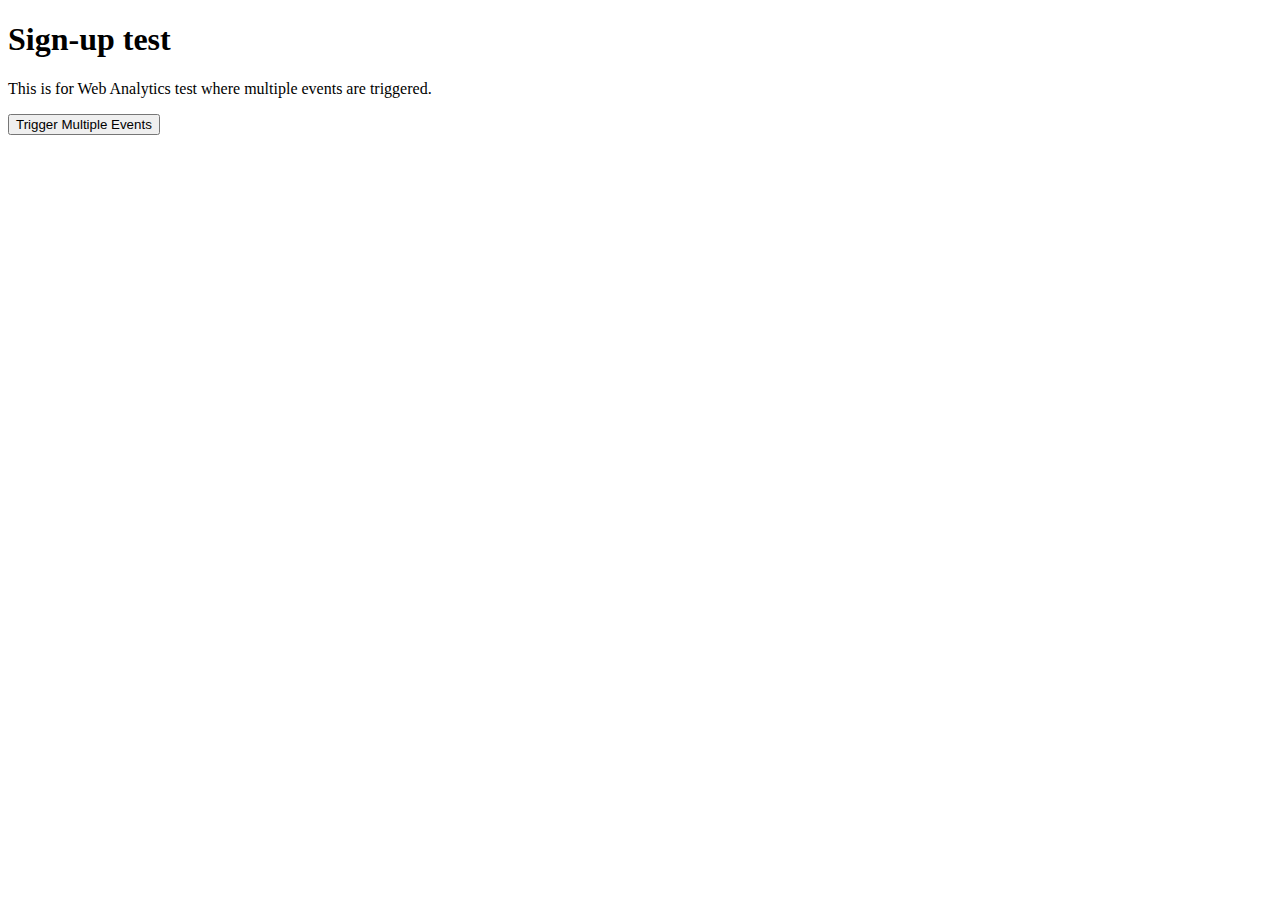
<file: test/js-multi-events.html>
<!DOCTYPE html>
<html lang="en">
<head>
    <meta charset="UTF-8" />
    <meta name="viewport" content="width=device-width, initial-scale=1.0" />
    <title>Sign up test for Web Analytics</title>
    <link rel="stylesheet" href="../styles.css" />
    <script src="https://analytics-staging.ahrefs.dev/analytics.js" data-key="ZZZpusAb5gpRzffR2VjP9A" async></script>
    <script src="../scripts/load-nav.js"></script>
</head>
<body>
    <!-- Navigation Placeholder -->
    <div id="nav-placeholder"></div>

    <h1>Sign-up test</h1>
    <p>This is for Web Analytics test where multiple events are triggered.</p>

    <button type="button" id="multi-event-btn">Trigger Multiple Events</button>

    <script>
        document.getElementById('multi-event-btn').addEventListener('click', async function() {
            if (window.AhrefsAnalytics != null) {
                // Trigger ctaClick event
                await window.AhrefsAnalytics.sendEvent('ctaClick');
                // Wait a short moment to ensure tracking completes
                setTimeout(function() {
                    // Trigger videoPlay event
                    window.AhrefsAnalytics.sendEvent('videoPlay');
                }, 500); // 500ms delay between events
            }
        });
    </script>
</body>
</html>
</file>
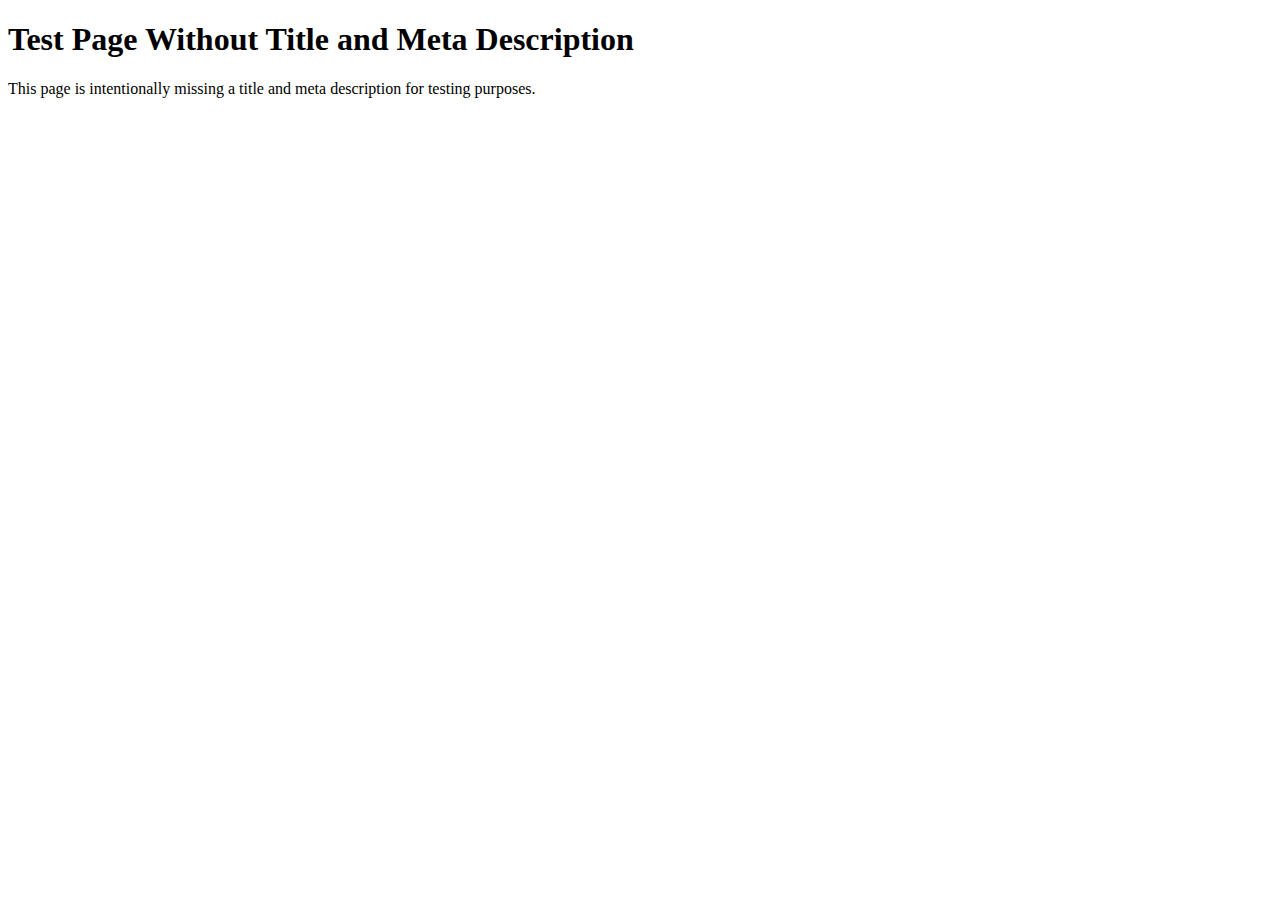
<file: test/no-title-no-description.html>
<!DOCTYPE html>
<html lang="en">
<head>
    <!-- No title or meta description -->
</head>
<body>
    <h1>Test Page Without Title and Meta Description</h1>
    <p>This page is intentionally missing a title and meta description for testing purposes.</p>

    <script src="../scripts/load-nav.js"></script>
    <script>
        loadNavigation("../nav.html");
    </script>
</body>
</html>
</file>
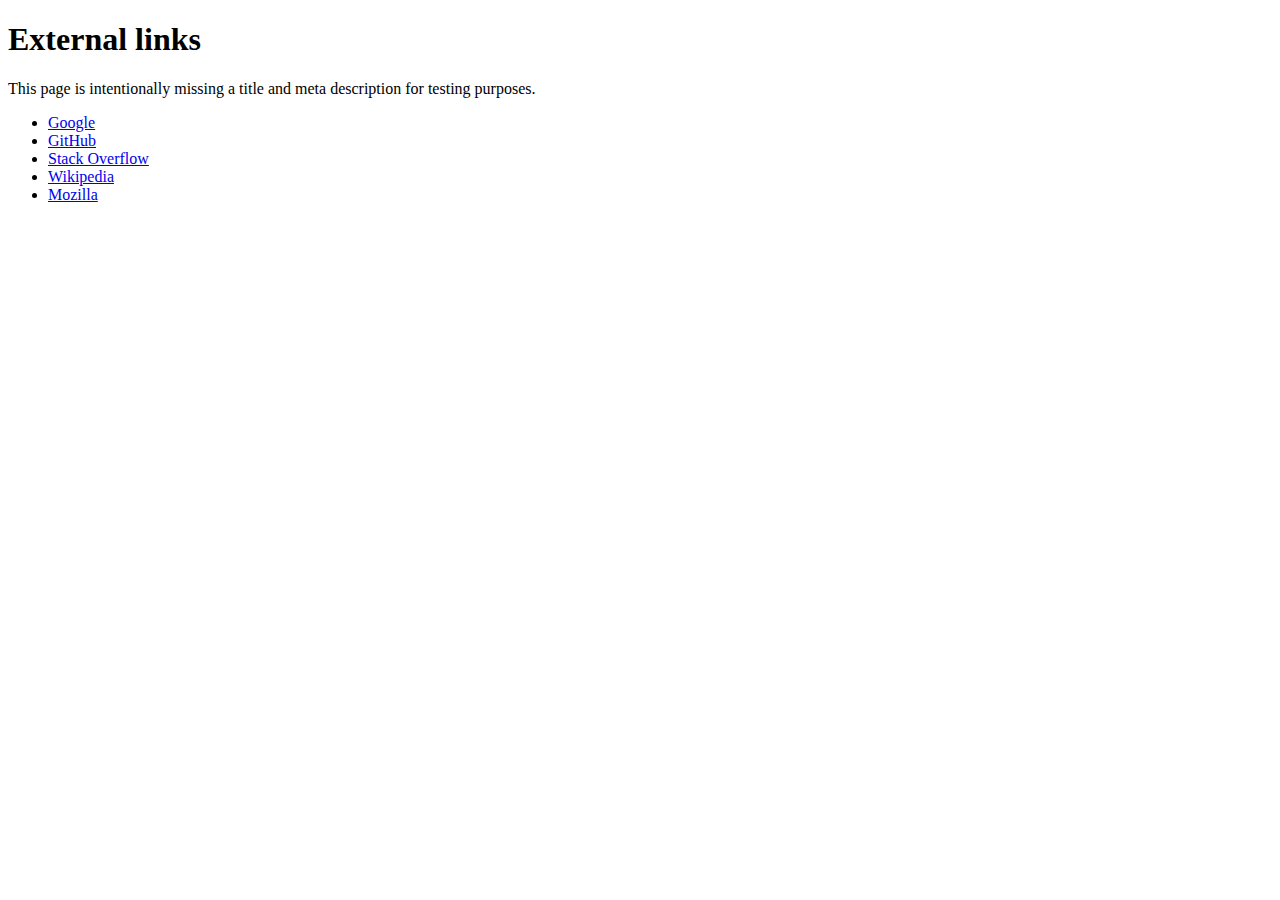
<file: test/outside-links.html>
<!DOCTYPE html>
<html lang="en">
<head>
    <meta charset="UTF-8" />
    <meta name="viewport" content="width=device-width, initial-scale=1.0" />
    <title>Test Page</title>
    <link rel="stylesheet" href="../styles.css" />
</head>
<body>
    <!-- Navigation Placeholder -->
    <div id="nav-placeholder"></div>

    <h1>External links</h1>
    <p>This page is intentionally missing a title and meta description for testing purposes.</p>

    <ul>
        <li><a href="https://www.google.com" target="_blank" rel="noopener noreferrer">Google</a></li>
        <li><a href="https://www.github.com" target="_blank" rel="noopener noreferrer">GitHub</a></li>
        <li><a href="https://www.stackoverflow.com" target="_blank" rel="noopener noreferrer">Stack Overflow</a></li>
        <li><a href="https://www.wikipedia.org" target="_blank" rel="noopener noreferrer">Wikipedia</a></li>
        <li><a href="https://www.mozilla.org" target="_blank" rel="noopener noreferrer">Mozilla</a></li>
    </ul>
    <script src="../scripts/load-nav.js"></script>

</body>
</html>
</file>
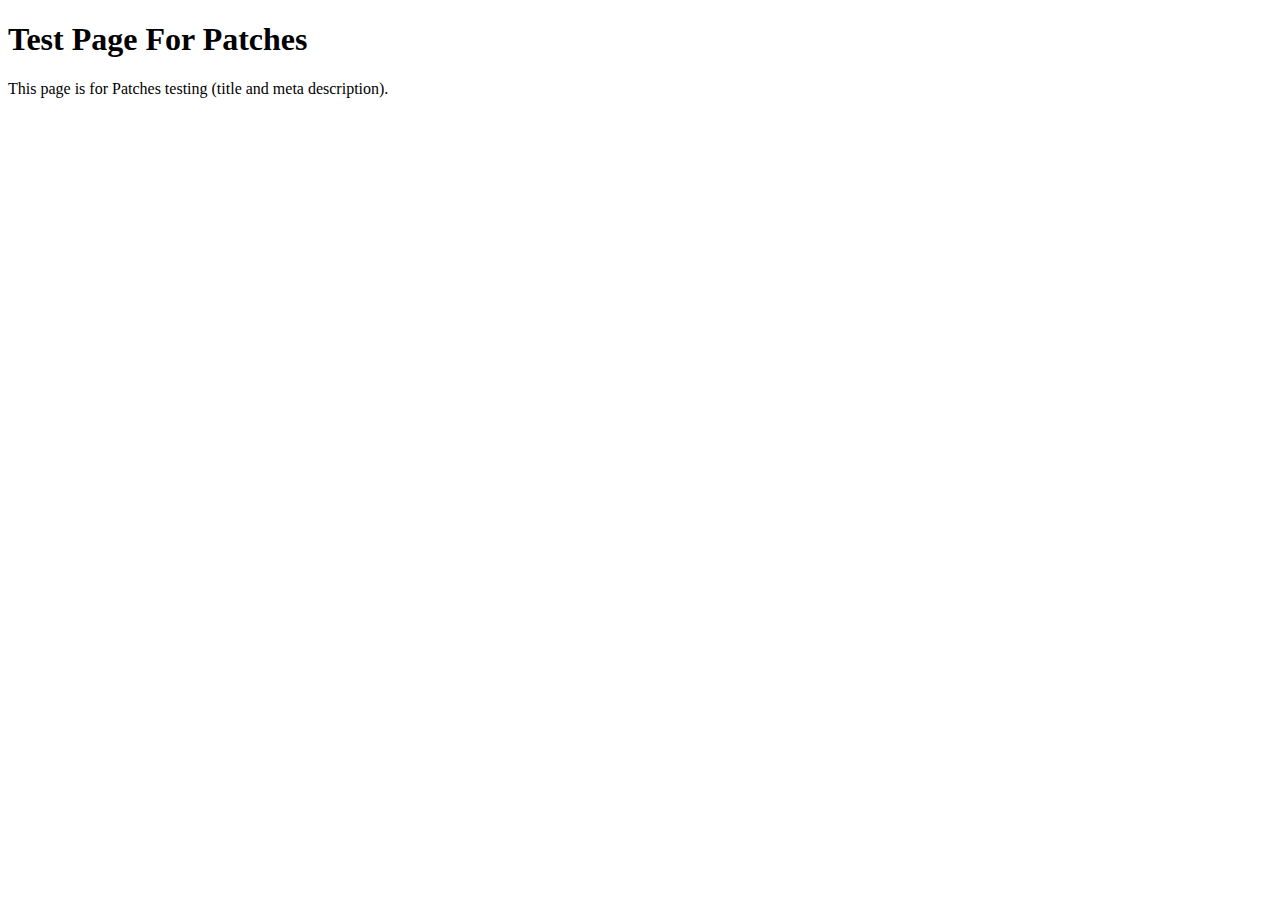
<file: test/patches-test.html>
<!DOCTYPE html>
<html lang="en">
<head>
    <meta charset="UTF-8" />
    <meta name="viewport" content="width=device-width, initial-scale=1.0" />
    <title>Patches Test Page</title>
    <meta name="description" content="This is a test page for patches, including testing scenarios without a title and meta description." />
</head>
<body>
    <h1>Test Page For Patches</h1>
    <p>This page is for Patches testing (title and meta description).</p>

    <script src="../scripts/load-nav.js"></script>
    <script>
        loadNavigation("../nav.html");
    </script>
</body>
</html>
</file>
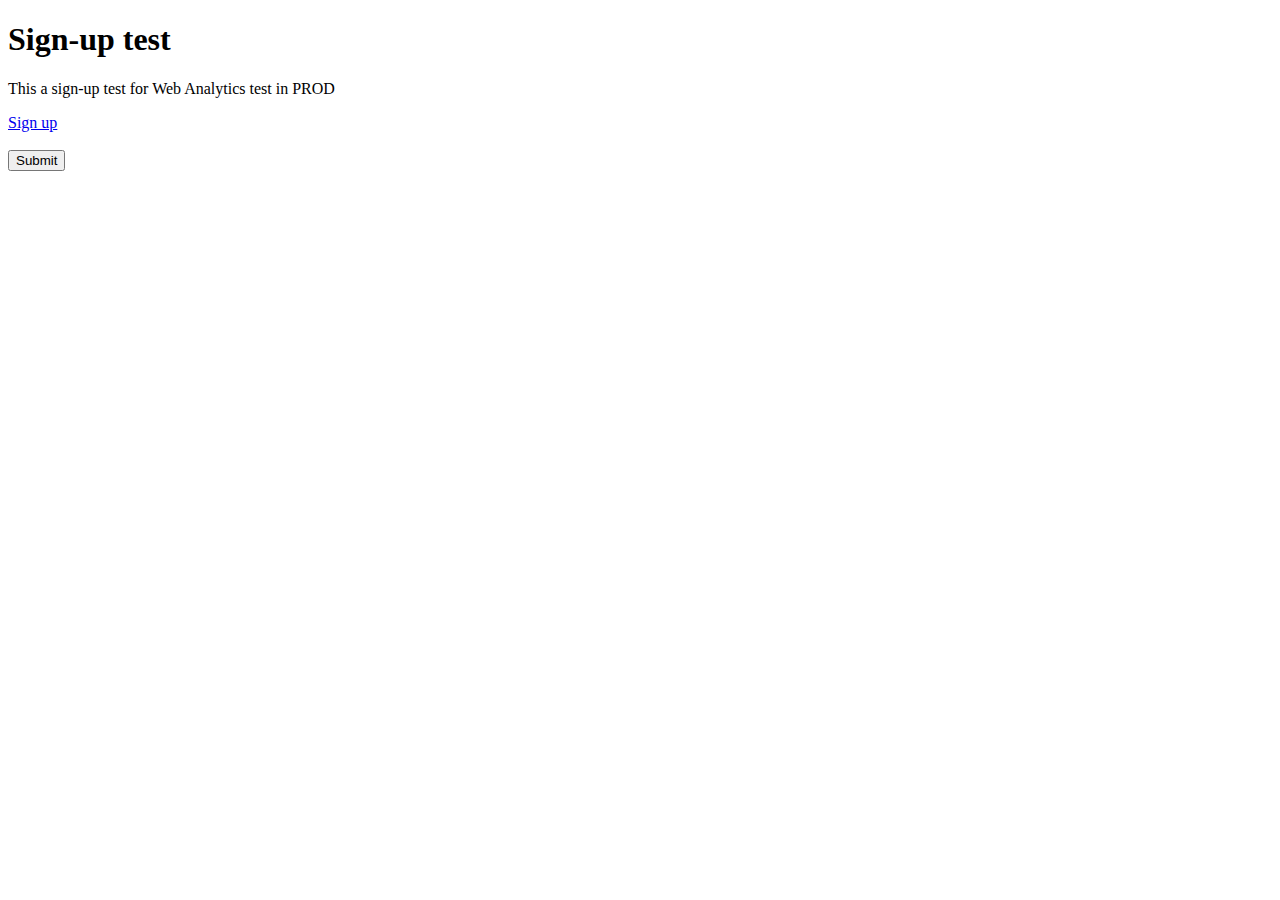
<file: test/signup-PROD.html>
<!DOCTYPE html>
<html lang="en">
<head>
    <meta charset="UTF-8" />
    <meta name="viewport" content="width=device-width, initial-scale=1.0" />
    <title>Sign up test for Web Analytics</title>
    <link rel="stylesheet" href="../styles.css" />
    <script src="https://analytics.ahrefs.com/analytics.js" data-key="h6UMgrhj4EK3xHtd2u1jCg" async></script>
    <script src="../scripts/load-nav.js"></script>
</head>
<body>
    <!-- Navigation Placeholder -->
    <div id="nav-placeholder"></div>

    <h1>Sign-up test</h1>
    <p>This a sign-up test for Web Analytics test in PROD</p>

   <!-- <a href="#" class="AhrefsAnalytics-event-signup" id="signup-btn">Sign Up</a>-->
    <a class="AhrefsAnalytics-event-ProdSignup" href="#">Sign up</a>
    
    <br><br>
    <button type="button" id="submit-btn">Submit</button>


    <script>
        document.getElementById('submit-btn').addEventListener('click', function() {
            if (window.AhrefsAnalytics != null) {
                window.AhrefsAnalytics.sendEvent('ProdSubmit');
            }
        });
    </script>
</body>
</html>
</file>
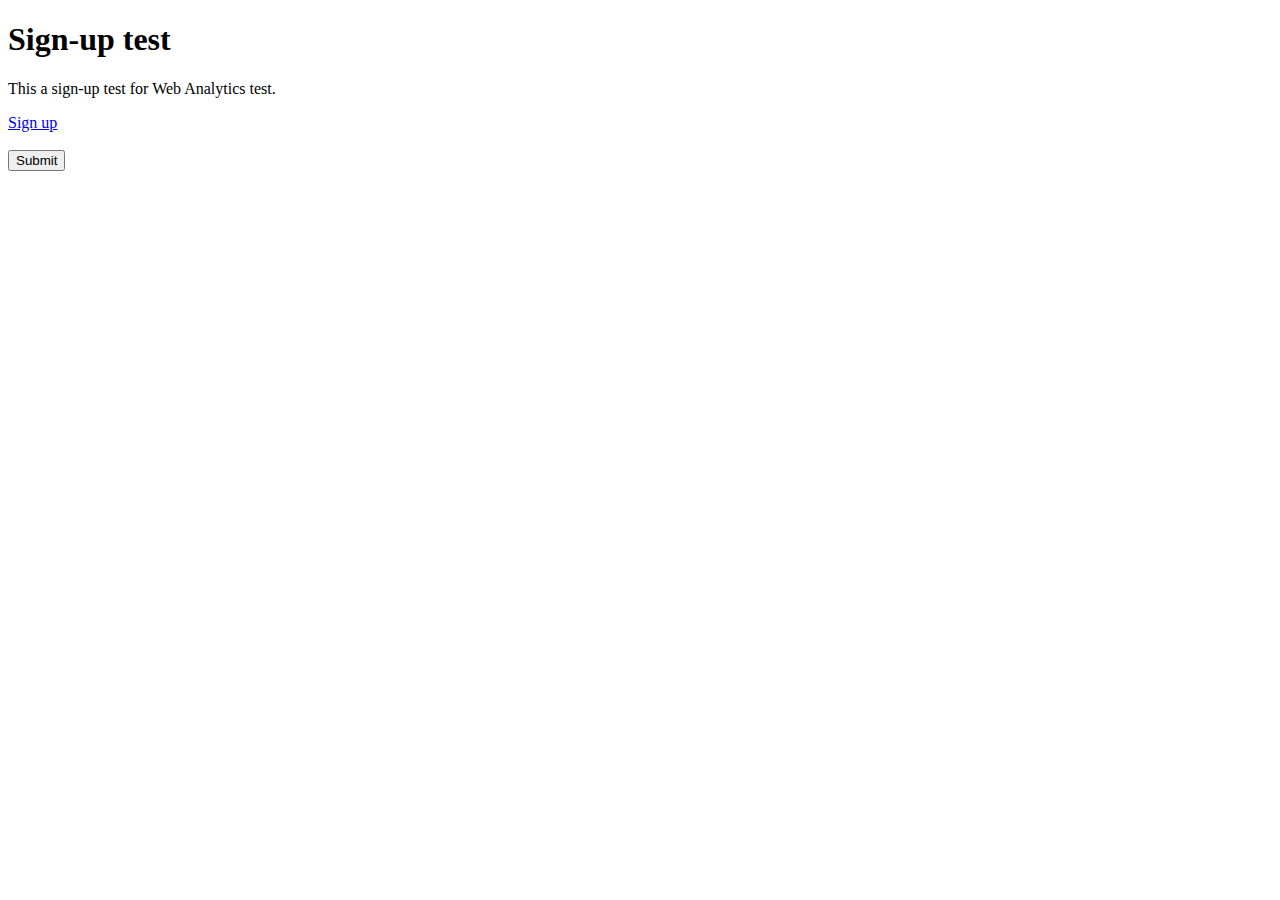
<file: test/signup.html>
<!DOCTYPE html>
<html lang="en">
<head>
    <meta charset="UTF-8" />
    <meta name="viewport" content="width=device-width, initial-scale=1.0" />
    <title>Sign up test for Web Analytics</title>
    <link rel="stylesheet" href="../styles.css" />
    <script src="https://analytics-staging.ahrefs.dev/analytics.js" data-key="ZZZpusAb5gpRzffR2VjP9A" async></script>
    <script src="../scripts/load-nav.js"></script>
</head>
<body>
    <!-- Navigation Placeholder -->
    <div id="nav-placeholder"></div>

    <h1>Sign-up test</h1>
    <p>This a sign-up test for Web Analytics test.</p>

   <!-- <a href="#" class="AhrefsAnalytics-event-signup" id="signup-btn">Sign Up</a>-->
    <a class="AhrefsAnalytics-event-signup" href="#">Sign up</a>
    
    <br><br>
    <button type="button" id="submit-btn">Submit</button>


    <script>
        document.getElementById('submit-btn').addEventListener('click', function() {
            if (window.AhrefsAnalytics != null) {
                window.AhrefsAnalytics.sendEvent('submitted');
            }
        });
    </script>
</body>
</html>
</file>
<file: styles.css>
/* Style for the navigation bar */
nav ul {
    display: flex;
    gap: 1rem;
    list-style: none;
    padding: 1rem;
}

nav ul li a {
    text-decoration: none;
    color: #333;
    font-weight: bold;
    font-family: 'Arial', 'Helvetica', sans-serif; /* Modern sans-serif typeface */
    font-size: 1.2rem; /* Increased font size */
}

nav ul li a:hover {
    color: #007BFF;
}

/* Responsive image styling */
.responsive-image {
    max-width: 100%;
    height: auto;
    display: block;
    margin: 0 auto;
}
</file>
